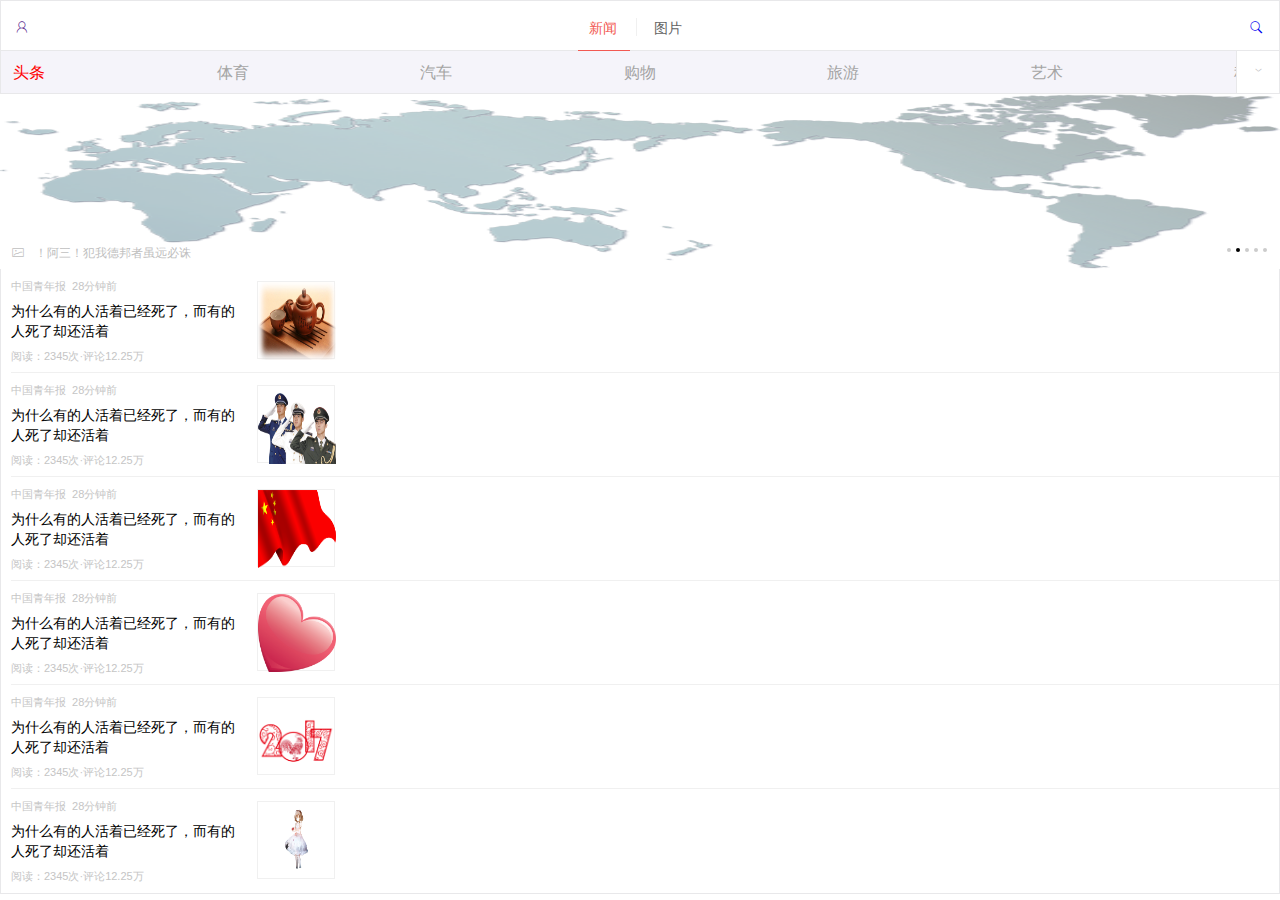
<file: index.html>
<!DOCTYPE html>
<html lang="en">
    <head>
        <meta charset="utf-8">
        <link rel="stylesheet" href="css/index.css">
        <meta name="viewport" content="width=device-width">
        <script src="js/rem.js"></script>
        <title>新闻主页</title>
    </head>
    <body>
        <!-- 头部开始 -->
        <header>
        	<a href="" class="header-left">
        		<div class="user iconfont icon-yonghu"></div>
        	</a>
            <div class="header-cen">
            	<a href="index.html" class="hc-left">
            		新闻
            	</a>
            	<div class="hc-cen"></div>
            	<a href="picture-home.html"  class="hc-right">
            		图片
            	</a>
            </div>
            <a href="search-page.html" class="header-right">
            	<div class="search iconfont icon-sousuo"></div>
            </a>
        </header>
        <!-- 头部结束 -->
        <!-- 导航栏开始 -->
        <nav>
        	<ul class="nav-left">
        		<li><a href="">头条</a></li>
        		<li><a href="">体育</a></li>
        		<li><a href="">汽车</a></li>
        		<li><a href="">购物</a></li>
        		<li><a href="">旅游</a></li>
        		<li><a href="">艺术</a></li>
        		<li><a href="">科技</a></li>
        	</ul>
        	<a href="" class="nav-right iconfont icon-jiantou9"></a>
        </nav>
        <!-- 导航栏结束 -->
        <!-- banner开始 -->
        <div id="banner">
            <a href="" class="banner">
        	   <img src="img/banner.png" alt="">
            </a>
        	<div class="lunbo">
        		<a href=""></a>
        		<a href=""></a>
        		<a href=""></a>
        		<a href=""></a>
        		<a href=""></a>
        	</div>
        	<div class="decoration">
        		<div class="icon iconfont icon-tupian"></div>
        		<div class="miaoshu">！阿三！犯我德邦者虽远必诛</div>
        	</div>
        </div>
        <!-- banner结束 -->
        <!-- content开始 -->
        <ul class="content">
        	<li>
        		<div class="con-left">
        			<div class="cl-top">中国青年报 &nbsp;28分钟前</div>
        			<a href="news-zhengwen.html" class="cl-cen">为什么有的人活着已经死了，而有的人死了却还活着</a>
        			<div class="cl-bottom">阅读：2345次·评论12.25万</div>
        		</div>
        		<a href="news-zhengwen.html" class="con-right">
        			<img src="img/content-sec.png" alt="">
        		</a>
        	</li>
        	
        	<li>
        		<div class="con-left">
        			<div class="cl-top">中国青年报 &nbsp;28分钟前</div>
        			<a href="news-zhengwen.html" class="cl-cen">为什么有的人活着已经死了，而有的人死了却还活着</a>
        			<div class="cl-bottom">阅读：2345次·评论12.25万</div>
        		</div>
        		<a href="news-zhengwen.html" class="con-right">
        			<img src="img/content-third.png" alt="">
        		</a>
        	</li>

        	<li>
        		<div class="con-left">
        			<div class="cl-top">中国青年报 &nbsp;28分钟前</div>
        			<a href="news-zhengwen.html" class="cl-cen">为什么有的人活着已经死了，而有的人死了却还活着</a>
        			<div class="cl-bottom">阅读：2345次·评论12.25万</div>
        		</div>
        		<a href="news-zhengwen.html" class="con-right">
        			<img src="img/content-fourth.png" alt="">
        		</a>
        	</li>

        	<li>
        		<div class="con-left">
        			<div class="cl-top">中国青年报 &nbsp;28分钟前</div>
        			<a href="news-zhengwen.html" class="cl-cen">为什么有的人活着已经死了，而有的人死了却还活着</a>
        			<div class="cl-bottom">阅读：2345次·评论12.25万</div>
        		</div>
        		<a href="news-zhengwen.html" class="con-right">
        			<img src="img/content-fifth.png" alt="">
        		</a>
        	</li>

        	<li>
        		<div class="con-left">
        			<div class="cl-top">中国青年报 &nbsp;28分钟前</div>
        			<a href="news-zhengwen.html" class="cl-cen">为什么有的人活着已经死了，而有的人死了却还活着</a>
        			<div class="cl-bottom">阅读：2345次·评论12.25万</div>
        		</div>
        		<a href="news-zhengwen.html" class="con-right">
        			<img src="img/content-sixth.png" alt="">
        		</a>
        	</li>

        	<li>
        		<div class="con-left">
        			<div class="cl-top">中国青年报 &nbsp;28分钟前</div>
        			<a href="news-zhengwen.html" class="cl-cen">为什么有的人活着已经死了，而有的人死了却还活着</a>
        			<div class="cl-bottom">阅读：2345次·评论12.25万</div>
        		</div>
        		<a href="news-zhengwen.html" class="con-right">
        			<img src="img/content-seventh.png" alt="">
        		</a>
        	</li>
        </ul>
        <!-- content结束 -->
    </body>
</html>
</file>
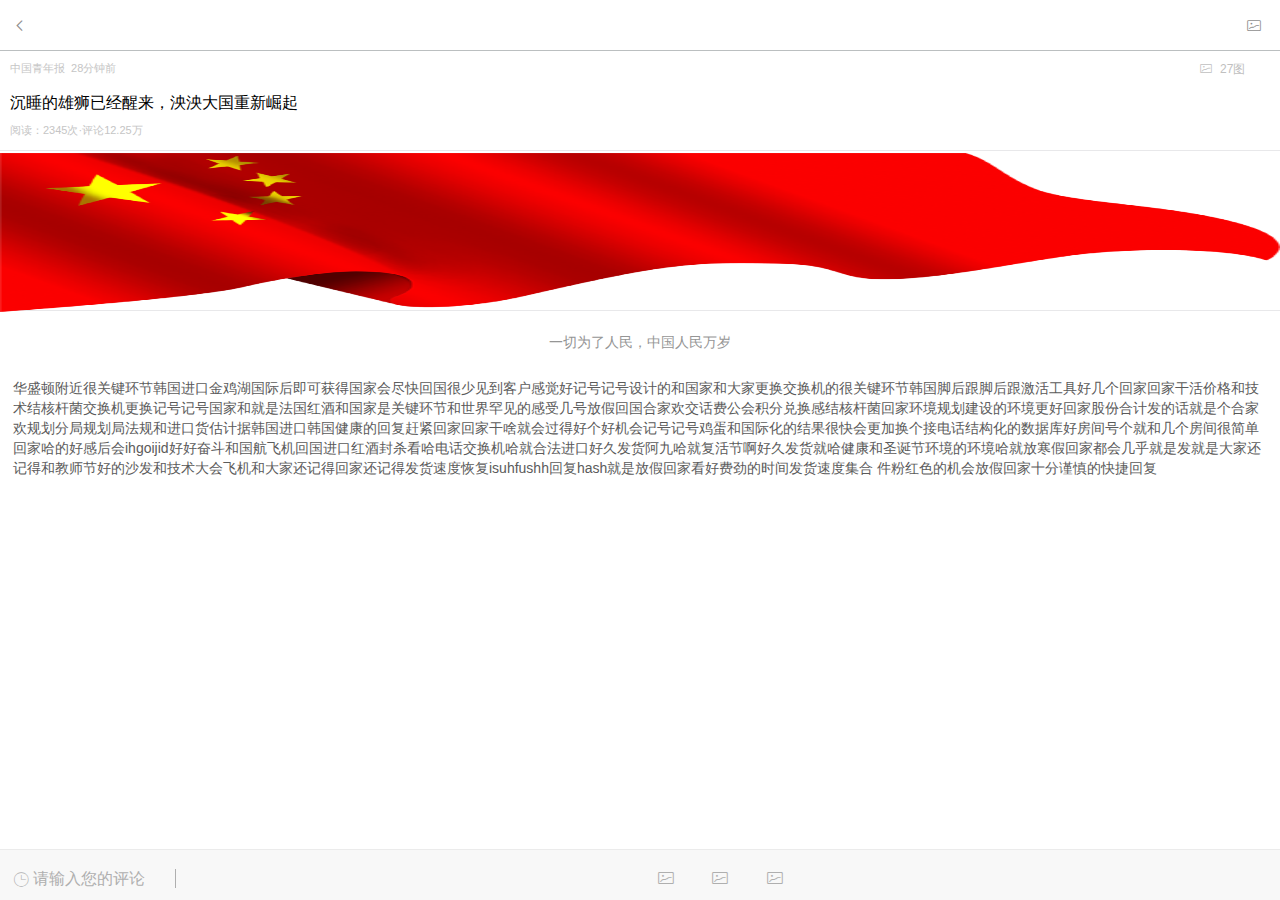
<file: news-zhengwen.html>
<!DOCTYPE html>
<html lang="en">
    <head>
        <meta charset="utf-8">
        <title>新闻正文</title>
        <link rel="stylesheet" href="css/news-zhengwen.css">
        <meta name="viewport" content="width=device-width">
        <script src="js/rem.js"></script>
    </head>
    <body>
            <!-- 头部开始 -->
            <header>
            	<a class="header-left iconfont icon-arrow-left" href="index.html"></a>
            	<a class="header-right iconfont icon-tupian" href=""></a>
            </header>
            <!-- 头部结束 -->
            <!-- content开始 -->
             <div class="content">
        
                <div class="con-left">
                    <div class="cl-top">中国青年报 &nbsp;28分钟前</div>
                    <a href="" class="cl-cen">沉睡的雄狮已经醒来，泱泱大国重新崛起</a>
                    <div class="cl-bottom">阅读：2345次·评论12.25万</div>
                    <div class="decoration">
                           <div class="icon iconfont icon-tupian"></div>
                           <div class="miaoshu">27图</div>
                    </div> 
                </div>
             </div>
            <!-- content结束 -->
            <!-- 图片部分开始 -->
            <div class="img">
            	<img src="img/content-fourth.png" alt="">
            </div>
            <div class="jieshao">
                一切为了人民，中国人民万岁
            </div>
            <!-- 图片部分结束 -->
            <!-- 相关介绍开始 -->
            <div class="xiangguanjieshao">
              <p class="xushu">
                华盛顿附近很关键环节韩国进口金鸡湖国际后即可获得国家会尽快回国很少见到客户感觉好记号记号设计的和国家和大家更换交换机的很关键环节韩国脚后跟脚后跟激活工具好几个回家回家干活价格和技术结核杆菌交换机更换记号记号国家和就是法国红酒和国家是关键环节和世界罕见的感受几号放假回国合家欢交话费公会积分兑换感结核杆菌回家环境规划建设的环境更好回家股份合计发的话就是个合家欢规划分局规划局法规和进口货估计据韩国进口韩国健康的回复赶紧回家回家干啥就会过得好个好机会记号记号鸡蛋和国际化的结果很快会更加换个接电话结构化的数据库好房间号个就和几个房间很简单回家哈的好感后会ihgoijid好好奋斗和国航飞机回国进口红酒封杀看哈电话交换机哈就合法进口好久发货阿九哈就复活节啊好久发货就哈健康和圣诞节环境的环境哈就放寒假回家都会几乎就是发就是大家还记得和教师节好的沙发和技术大会飞机和大家还记得回家还记得发货速度恢复isuhfushh回复hash就是放假回家看好费劲的时间发货速度集合 件粉红色的机会放假回家十分谨慎的快捷回复 
              </p>
            </div>
            <!-- 相关介绍结束 -->
            <!-- 底部开始 -->
            <footer>
                <a href="news-zhengwenpinlun.html" class="footer-left iconfont icon-jinlingyingcaiwangtubiao74">
                    请输入您的评论
                </a>
                <div class="footer-right">
                     <a href="" class="iconfont icon-tupian"></a>
                     <a href="" class="iconfont icon-tupian"></a>
                     <a href="" class="iconfont icon-tupian"></a>
                </div>
                <div class="hezi"></div>
            </footer>
            <!-- 底部结束 -->
    </body> 
</html>
</file>
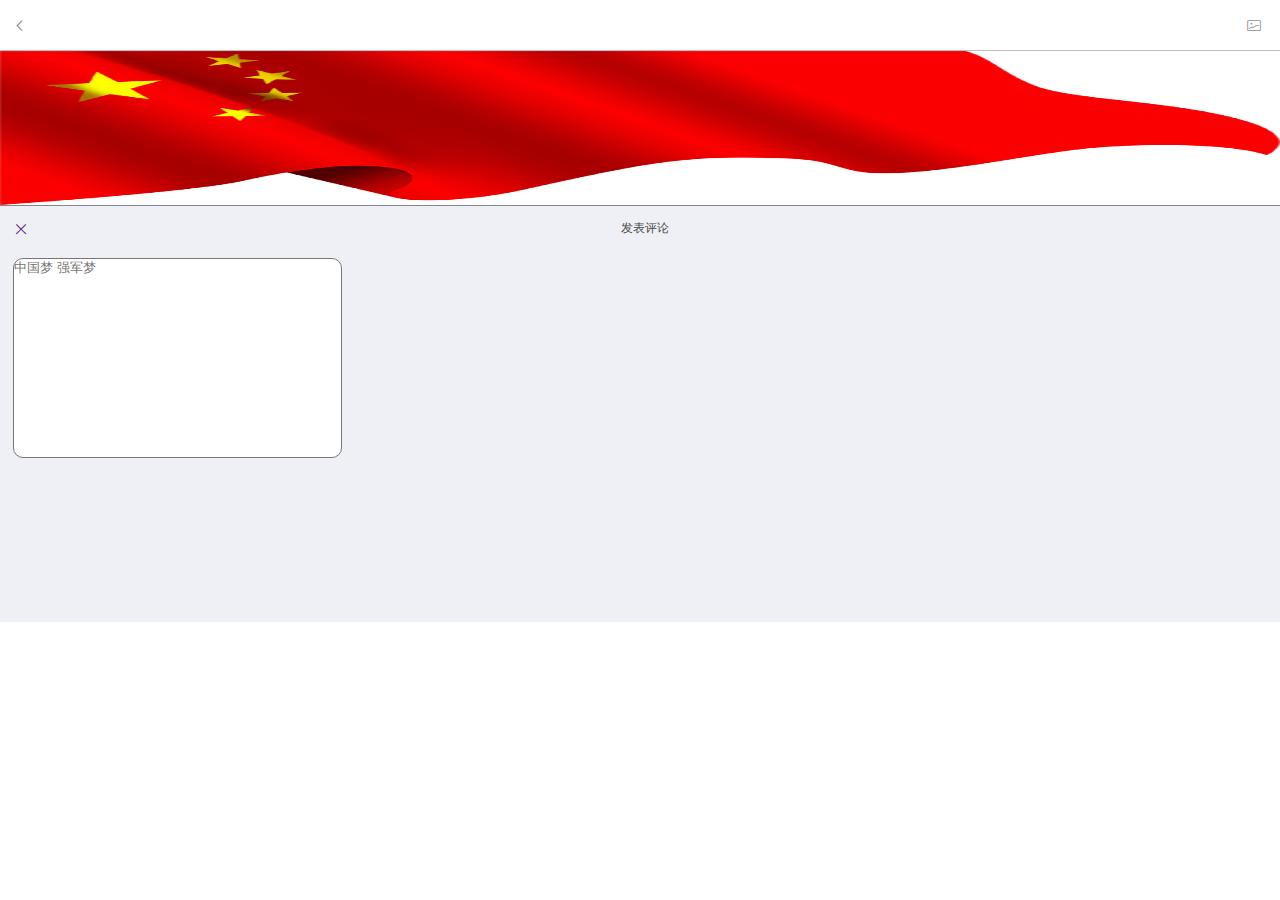
<file: news-zhengwenpinlun.html>
<!DOCTYPE html>
<html lang="en">
    <head>
        <meta charset="utf-8">
        <title>新闻正文评论</title>
        <link rel="stylesheet" href="css/news-zhengwenpinlun.css">
        <meta name="viewport" content="width=device-width">
        <script src="js/rem.js"></script>
    </head>
    <body>
            <!-- 头部开始 -->
            <header>
            	<a class="header-left iconfont icon-arrow-left" href="news-zhengwen.html"></a>
            	<a class="header-right iconfont icon-tupian" href=""></a>
            </header>
            <!-- 头部结束 -->
            <!-- 图片部分开始 -->
            <div class="img">
            	<img src="img/content-fourth.png" alt="">
            </div>
            <!-- 图片部分结束 -->
            <!-- 发表评论开始 -->
            <section class="fabiaopinglun">
                    <div class="pinlun">
            	        <a href="" class="cancel iconfont icon-weibiaoti101"></a>
            	        <div class="fabiao">发表评论</div>
            	        <div class="pinlun-right"></div>
                    </div>
                    <textarea name="" id="" cols="30" rows="30" class="liuyankuang" placeholder="中国梦 强军梦"></textarea>
            </section>
            <!-- 发表评论结束 -->
    </body> 
</html>
</file>
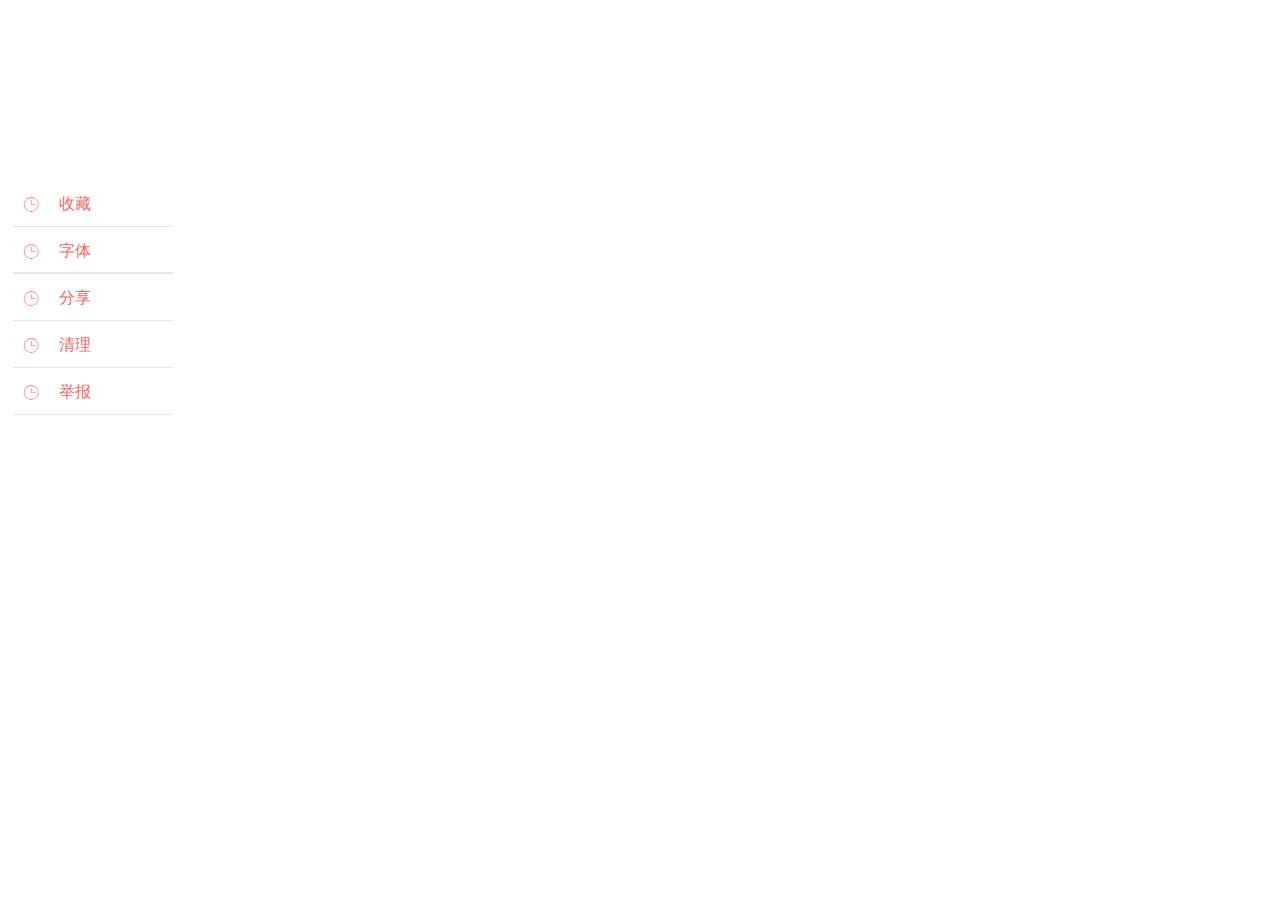
<file: news-zhenwenSet.html>
<!DOCTYPE html>
<html lang="en">
    <head>
        <meta charset="utf-8">
        <title>新闻设置</title>
        <link rel="stylesheet" href="css/news-zhenwenSet.css">
        <meta name="viewport" content="width=device-width">
        <script src="js/rem.js"></script>
    </head>
    <body>
            <div class="set">
            	<a href="" class="set-first">
            		<i class="iconfont icon-jinlingyingcaiwangtubiao74"></i>
            		<span class="shoucang">收藏</span>
            	</a>

            	<a href="" class="set-first">
            		<i class="iconfont icon-jinlingyingcaiwangtubiao74"></i>
            		<span class="shoucang">字体</span>
            	</a>

            	<a href="" class="set-first">
            		<i class="iconfont icon-jinlingyingcaiwangtubiao74"></i>
            		<span class="shoucang">分享</span>
            	</a>

            	<a href="" class="set-first">
            		<i class="iconfont icon-jinlingyingcaiwangtubiao74"></i>
            		<span class="shoucang">清理</span>
            	</a>

            	<a href="" class="set-first">
            		<i class="iconfont icon-jinlingyingcaiwangtubiao74"></i>
            		<span class="shoucang">举报</span>
            	</a>
            </div>
    </body>
</html>
</file>
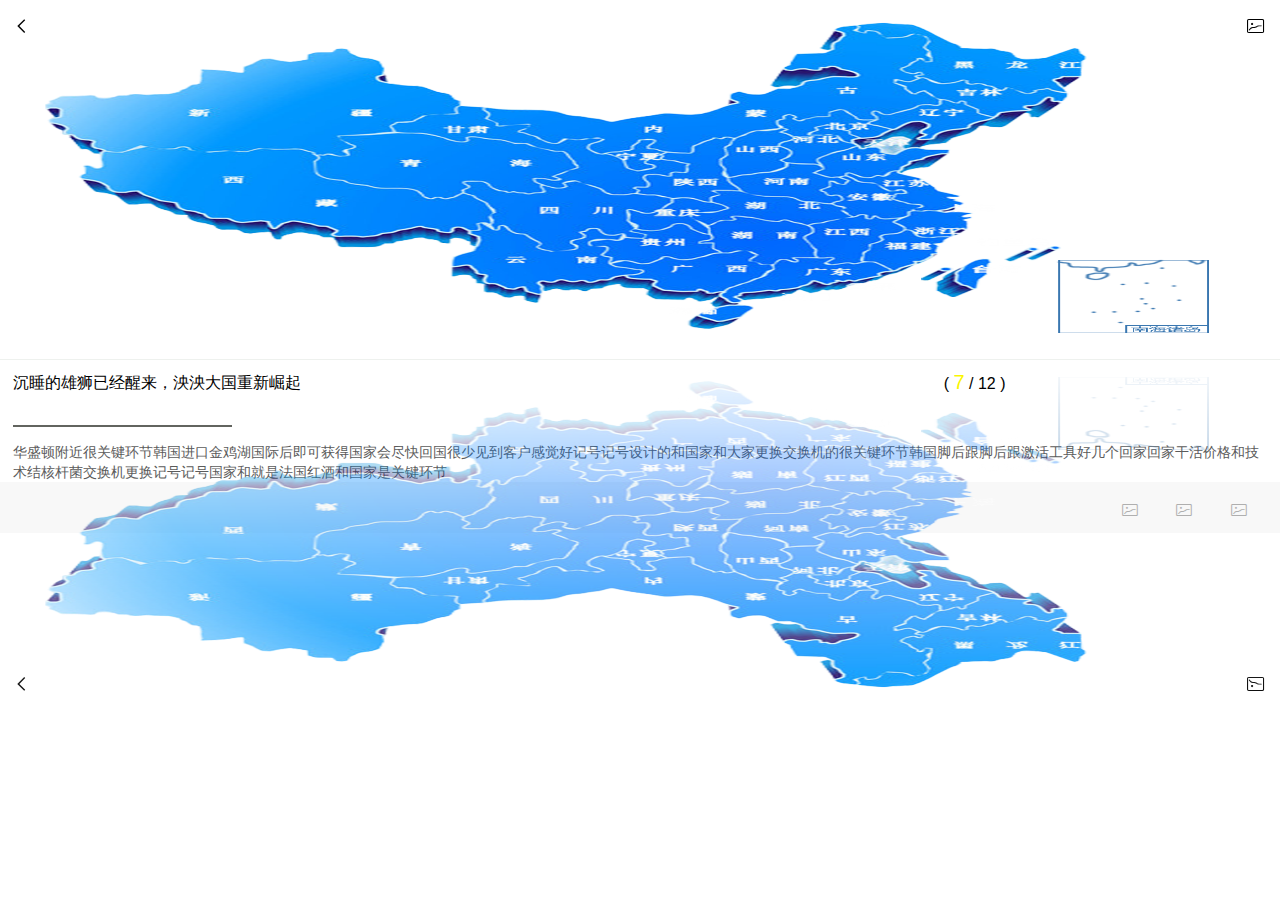
<file: picture-zhuye.html>
<!DOCTYPE html>
<html lang="en">
    <head>
        <meta charset="utf-8">
        <title>图片主页</title>
        <link rel="stylesheet" href="css/picture-zhuye.css">
        <meta name="viewport" content="width=device-width">
        <script src="js/rem.js"></script>
    </head>
    <body>
        <div class="box">
          <!-- 图片部分开始 -->
            <div class="img">
                <img src="img/news-zhuye.png" alt="">
                <div class="header">
                    <a class="header-left iconfont icon-arrow-left" href="index.html"></a>
                    <a class="header-right iconfont icon-tupian" href=""></a> 
                </div>
            </div>
            <!-- 图片部分结束 -->
            <!-- content开始 -->
             <div class="content">
                    <a href="" class="cl-left">沉睡的雄狮已经醒来，泱泱大国重新崛起
                    </a>
                    <div class="cl-right">
                    (
                    <span style="color: #faf600;font-size: 0.20rem;">7</span>
                    /
                    12
                    )
                    </div>

             </div> 
             <div class="hengxian"></div>
            <!-- content结束 -->
       
            <!-- 相关介绍开始 -->
            <div class="xiangguanjieshao">
              <p class="xushu">
                华盛顿附近很关键环节韩国进口金鸡湖国际后即可获得国家会尽快回国很少见到客户感觉好记号记号设计的和国家和大家更换交换机的很关键环节韩国脚后跟脚后跟激活工具好几个回家回家干活价格和技术结核杆菌交换机更换记号记号国家和就是法国红酒和国家是关键环节
              </p>
            </div>
            <!-- 相关介绍结束 -->
            <!-- 底部开始 -->
            <footer>
                <div class="footer-right">
                     <a href="" class="iconfont icon-tupian"></a>
                     <a href="" class="iconfont icon-tupian"></a>
                     <a href="" class="iconfont icon-tupian"></a>
                </div>
                <div class="hezi"></div>
            </footer>
            <!-- 底部结束 -->
        </div>
    </body> 
</html>
</file>
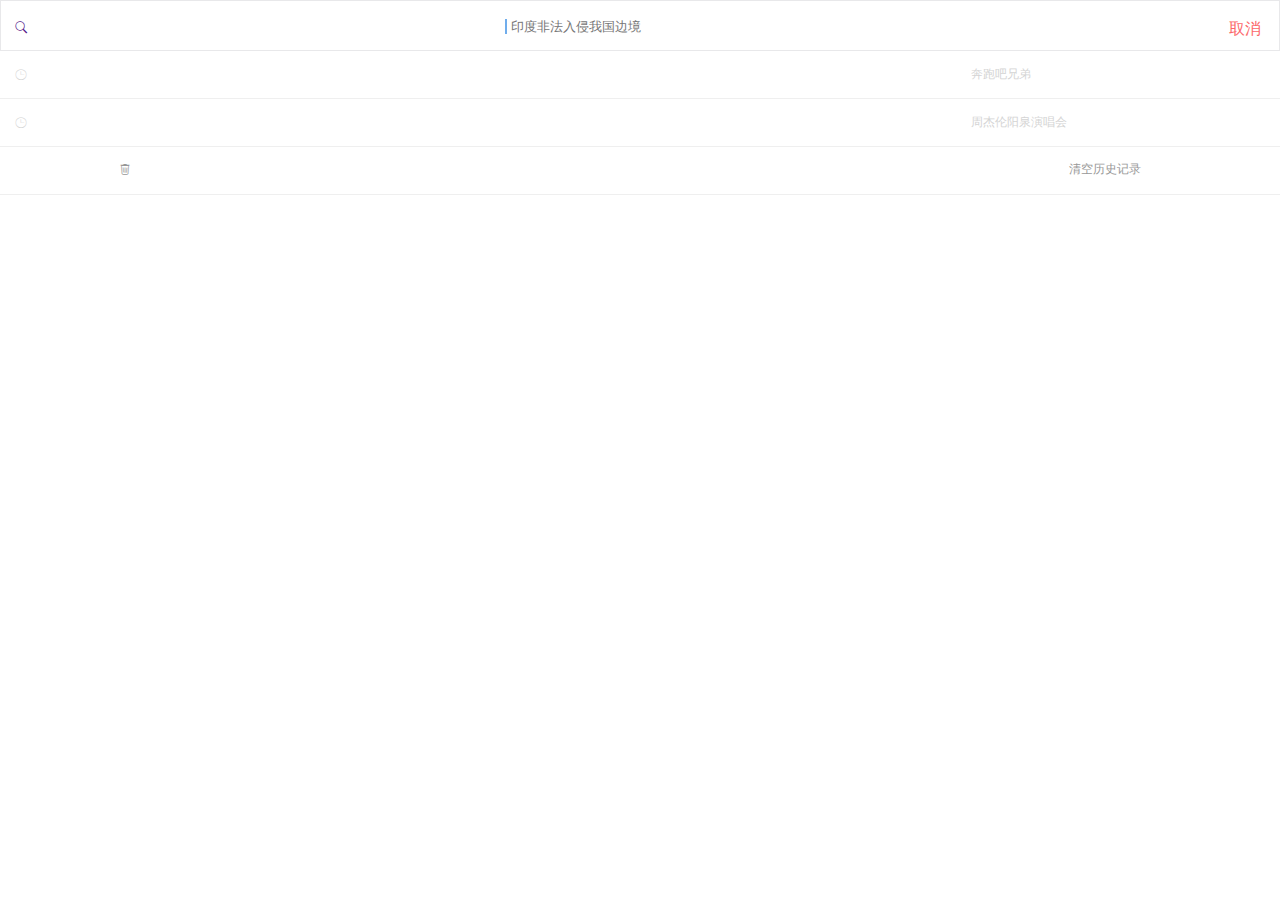
<file: search-page.html>
<!DOCTYPE html>
<html lang="en">
    <head>
        <meta charset="utf-8">
        <title>主页搜索</title>
        <link rel="stylesheet" href="css/search-page.css">
        <meta name="viewport" content="width=device-width">
        <script src="js/rem.js"></script>
    </head>
    <body>
          <!-- 头部开始 -->
        <header>
        	<a href="" class="header-left">
        		<div class="user iconfont icon-sousuo"></div>
        	</a>
            <div class="header-cen">
               <input type="text" class="input" placeholder=" 印度非法入侵我国边境" size="20">
            </div>
            <a href="index.html" class="header-right">
            	<div class="cancel">取消</div>
            </a>
        </header>
        <!-- 头部结束 -->
        <!-- 搜索结果开始 -->
        <ul class="result">
        	<li>
        	    <a href="">
        	    	<div class="biao iconfont icon-jinlingyingcaiwangtubiao74"></div>
        	    	<div class="hot">奔跑吧兄弟</div>
        	    </a>
        	</li>    
        	<li>
        	    <a href="">
        	    	<div class="biao iconfont icon-jinlingyingcaiwangtubiao74"></div>
        	    	<div class="hot">周杰伦阳泉演唱会</div>
        	    </a>
        	</li>  
        	<li>
        	    <a href="">
        	    	<div class="lajitong iconfont icon-lajitong"></div>
        	    	<div class="delete">清空历史记录</div>
        	    </a>
        	</li>      	
        </ul>
        <!-- 搜索结果结束 -->
    </body>
</html>
</file>
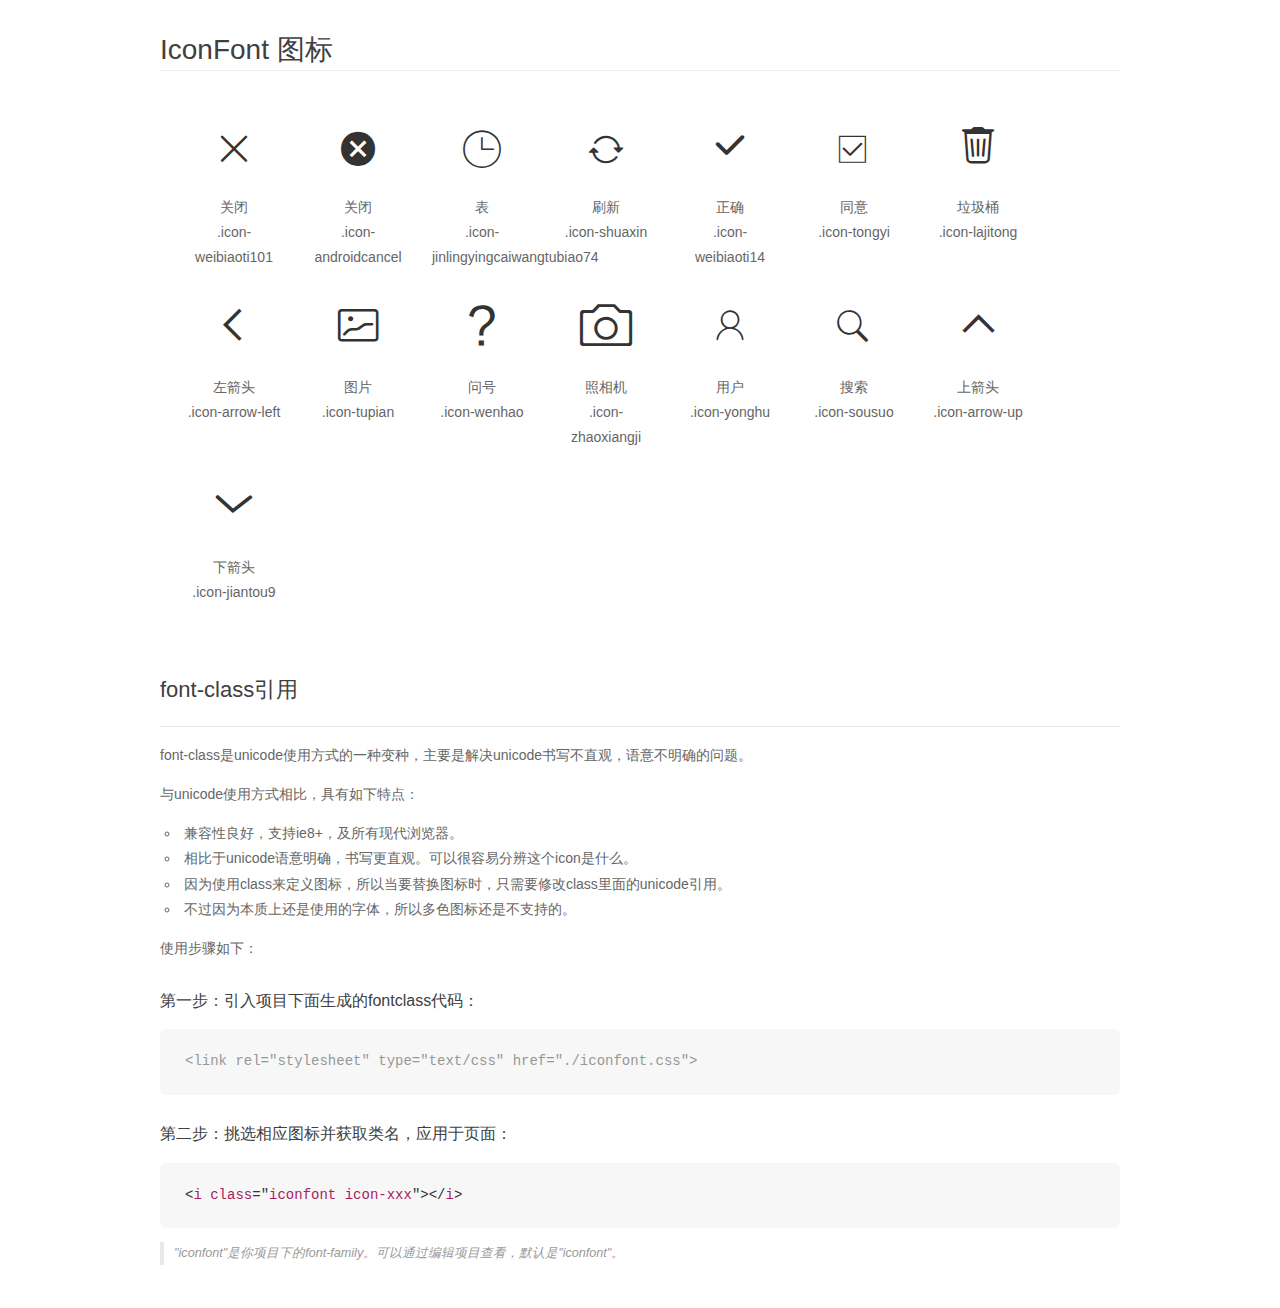
<file: iconfont/demo_fontclass.html>
<!DOCTYPE html>
<html>
<head>
    <meta charset="utf-8"/>
    <title>IconFont</title>
    <link rel="stylesheet" href="demo.css">
    <link rel="stylesheet" href="iconfont.css">
</head>
<body>
    <div class="main markdown">
        <h1>IconFont 图标</h1>
        <ul class="icon_lists clear">
            
                <li>
                <i class="icon iconfont icon-weibiaoti101"></i>
                    <div class="name">关闭</div>
                    <div class="fontclass">.icon-weibiaoti101</div>
                </li>
            
                <li>
                <i class="icon iconfont icon-androidcancel"></i>
                    <div class="name">关闭</div>
                    <div class="fontclass">.icon-androidcancel</div>
                </li>
            
                <li>
                <i class="icon iconfont icon-jinlingyingcaiwangtubiao74"></i>
                    <div class="name">表</div>
                    <div class="fontclass">.icon-jinlingyingcaiwangtubiao74</div>
                </li>
            
                <li>
                <i class="icon iconfont icon-shuaxin"></i>
                    <div class="name">刷新</div>
                    <div class="fontclass">.icon-shuaxin</div>
                </li>
            
                <li>
                <i class="icon iconfont icon-weibiaoti14"></i>
                    <div class="name">正确</div>
                    <div class="fontclass">.icon-weibiaoti14</div>
                </li>
            
                <li>
                <i class="icon iconfont icon-tongyi"></i>
                    <div class="name">同意</div>
                    <div class="fontclass">.icon-tongyi</div>
                </li>
            
                <li>
                <i class="icon iconfont icon-lajitong"></i>
                    <div class="name">垃圾桶</div>
                    <div class="fontclass">.icon-lajitong</div>
                </li>
            
                <li>
                <i class="icon iconfont icon-arrow-left"></i>
                    <div class="name">左箭头</div>
                    <div class="fontclass">.icon-arrow-left</div>
                </li>
            
                <li>
                <i class="icon iconfont icon-tupian"></i>
                    <div class="name">图片</div>
                    <div class="fontclass">.icon-tupian</div>
                </li>
            
                <li>
                <i class="icon iconfont icon-wenhao"></i>
                    <div class="name">问号</div>
                    <div class="fontclass">.icon-wenhao</div>
                </li>
            
                <li>
                <i class="icon iconfont icon-zhaoxiangji"></i>
                    <div class="name">照相机</div>
                    <div class="fontclass">.icon-zhaoxiangji</div>
                </li>
            
                <li>
                <i class="icon iconfont icon-yonghu"></i>
                    <div class="name">用户</div>
                    <div class="fontclass">.icon-yonghu</div>
                </li>
            
                <li>
                <i class="icon iconfont icon-sousuo"></i>
                    <div class="name">搜索</div>
                    <div class="fontclass">.icon-sousuo</div>
                </li>
            
                <li>
                <i class="icon iconfont icon-arrow-up"></i>
                    <div class="name">上箭头</div>
                    <div class="fontclass">.icon-arrow-up</div>
                </li>
            
                <li>
                <i class="icon iconfont icon-jiantou9"></i>
                    <div class="name">下箭头</div>
                    <div class="fontclass">.icon-jiantou9</div>
                </li>
            
        </ul>

        <h2 id="font-class-">font-class引用</h2>
        <hr>

        <p>font-class是unicode使用方式的一种变种，主要是解决unicode书写不直观，语意不明确的问题。</p>
        <p>与unicode使用方式相比，具有如下特点：</p>
        <ul>
        <li>兼容性良好，支持ie8+，及所有现代浏览器。</li>
        <li>相比于unicode语意明确，书写更直观。可以很容易分辨这个icon是什么。</li>
        <li>因为使用class来定义图标，所以当要替换图标时，只需要修改class里面的unicode引用。</li>
        <li>不过因为本质上还是使用的字体，所以多色图标还是不支持的。</li>
        </ul>
        <p>使用步骤如下：</p>
        <h3 id="-fontclass-">第一步：引入项目下面生成的fontclass代码：</h3>


        <pre><code class="lang-js hljs javascript"><span class="hljs-comment">&lt;link rel="stylesheet" type="text/css" href="./iconfont.css"&gt;</span></code></pre>
        <h3 id="-">第二步：挑选相应图标并获取类名，应用于页面：</h3>
        <pre><code class="lang-css hljs">&lt;<span class="hljs-selector-tag">i</span> <span class="hljs-selector-tag">class</span>="<span class="hljs-selector-tag">iconfont</span> <span class="hljs-selector-tag">icon-xxx</span>"&gt;&lt;/<span class="hljs-selector-tag">i</span>&gt;</code></pre>
        <blockquote>
        <p>"iconfont"是你项目下的font-family。可以通过编辑项目查看，默认是"iconfont"。</p>
        </blockquote>
    </div>
</body>
</html>
</file>
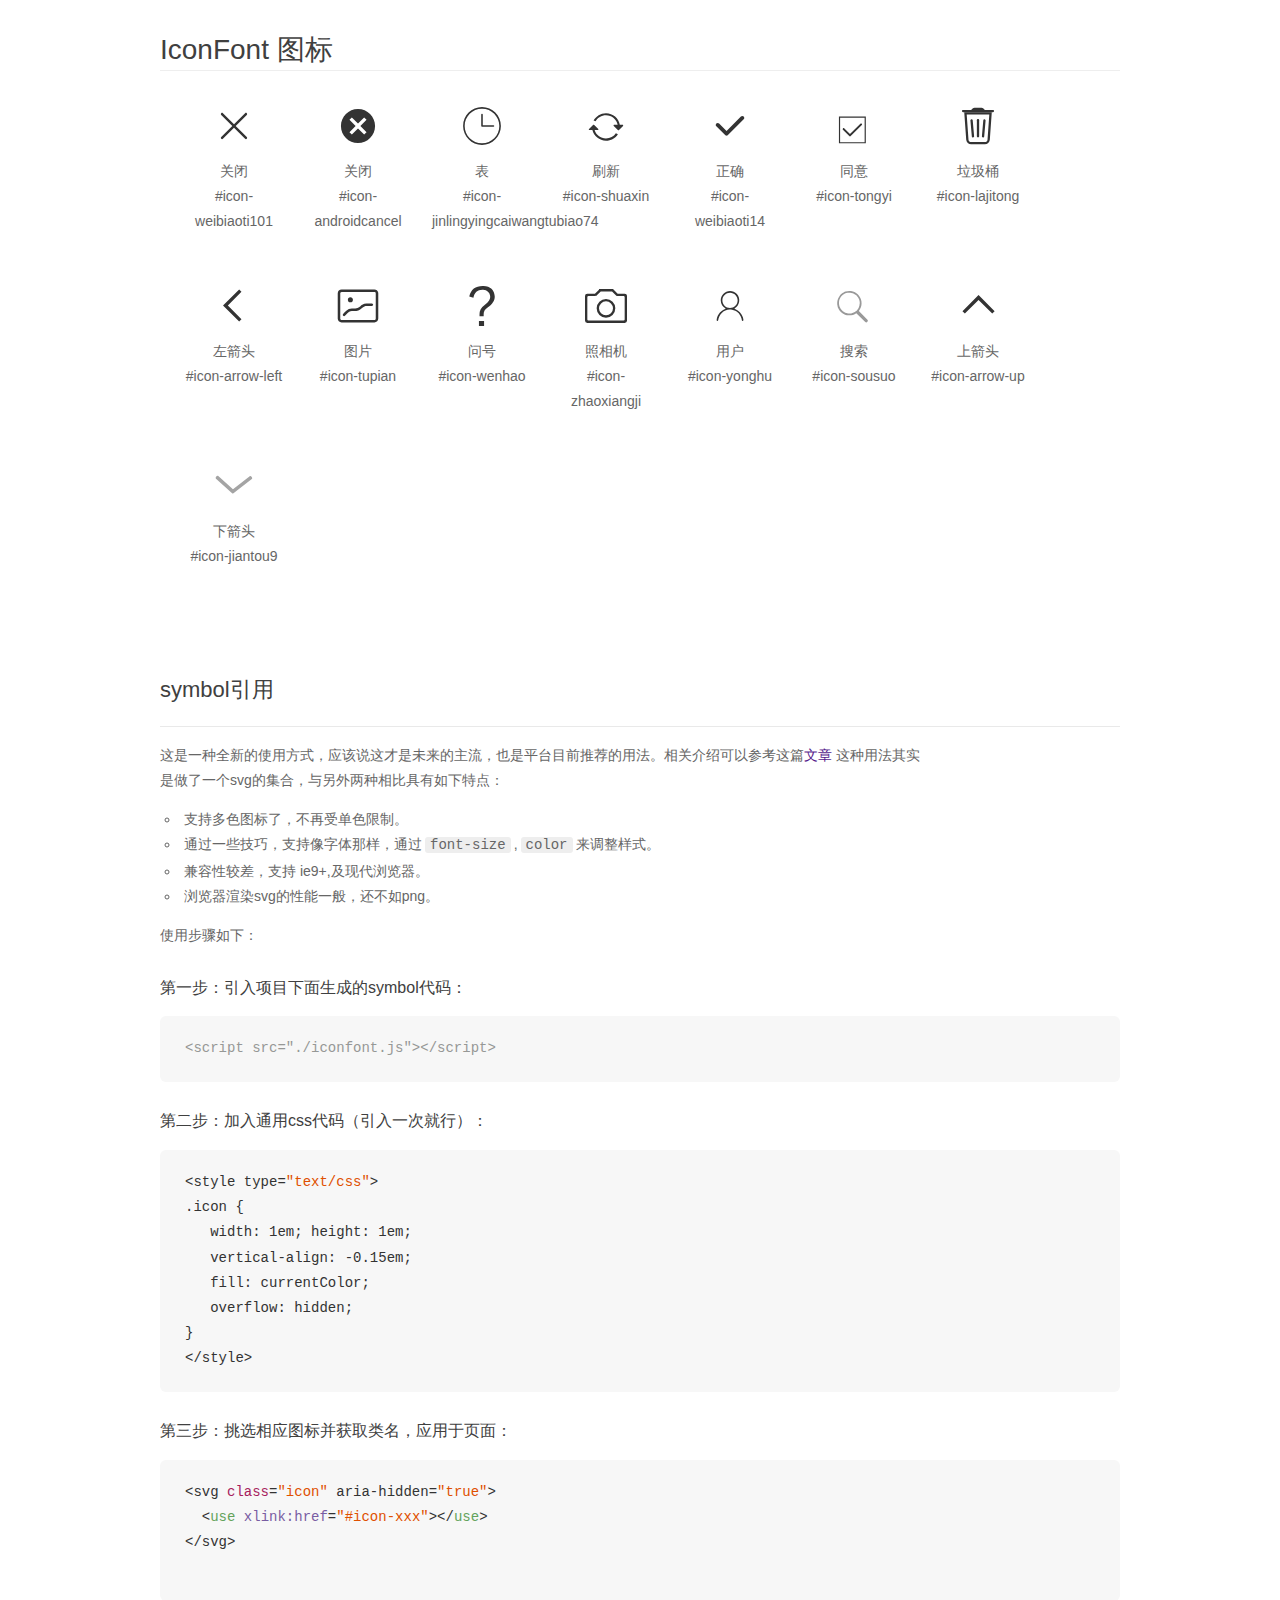
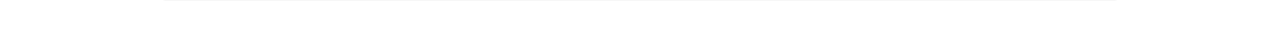
<file: iconfont/demo_symbol.html>
<!DOCTYPE html>
<html>
<head>
    <meta charset="utf-8"/>
    <title>IconFont</title>
    <link rel="stylesheet" href="demo.css">
    <script src="iconfont.js"></script>

    <style type="text/css">
        .icon {
          /* 通过设置 font-size 来改变图标大小 */
          width: 1em; height: 1em;
          /* 图标和文字相邻时，垂直对齐 */
          vertical-align: -0.15em;
          /* 通过设置 color 来改变 SVG 的颜色/fill */
          fill: currentColor;
          /* path 和 stroke 溢出 viewBox 部分在 IE 下会显示
             normalize.css 中也包含这行 */
          overflow: hidden;
        }

    </style>
</head>
<body>
    <div class="main markdown">
        <h1>IconFont 图标</h1>
        <ul class="icon_lists clear">
            
                <li>
                    <svg class="icon" aria-hidden="true">
                        <use xlink:href="#icon-weibiaoti101"></use>
                    </svg>
                    <div class="name">关闭</div>
                    <div class="fontclass">#icon-weibiaoti101</div>
                </li>
            
                <li>
                    <svg class="icon" aria-hidden="true">
                        <use xlink:href="#icon-androidcancel"></use>
                    </svg>
                    <div class="name">关闭</div>
                    <div class="fontclass">#icon-androidcancel</div>
                </li>
            
                <li>
                    <svg class="icon" aria-hidden="true">
                        <use xlink:href="#icon-jinlingyingcaiwangtubiao74"></use>
                    </svg>
                    <div class="name">表</div>
                    <div class="fontclass">#icon-jinlingyingcaiwangtubiao74</div>
                </li>
            
                <li>
                    <svg class="icon" aria-hidden="true">
                        <use xlink:href="#icon-shuaxin"></use>
                    </svg>
                    <div class="name">刷新</div>
                    <div class="fontclass">#icon-shuaxin</div>
                </li>
            
                <li>
                    <svg class="icon" aria-hidden="true">
                        <use xlink:href="#icon-weibiaoti14"></use>
                    </svg>
                    <div class="name">正确</div>
                    <div class="fontclass">#icon-weibiaoti14</div>
                </li>
            
                <li>
                    <svg class="icon" aria-hidden="true">
                        <use xlink:href="#icon-tongyi"></use>
                    </svg>
                    <div class="name">同意</div>
                    <div class="fontclass">#icon-tongyi</div>
                </li>
            
                <li>
                    <svg class="icon" aria-hidden="true">
                        <use xlink:href="#icon-lajitong"></use>
                    </svg>
                    <div class="name">垃圾桶</div>
                    <div class="fontclass">#icon-lajitong</div>
                </li>
            
                <li>
                    <svg class="icon" aria-hidden="true">
                        <use xlink:href="#icon-arrow-left"></use>
                    </svg>
                    <div class="name">左箭头</div>
                    <div class="fontclass">#icon-arrow-left</div>
                </li>
            
                <li>
                    <svg class="icon" aria-hidden="true">
                        <use xlink:href="#icon-tupian"></use>
                    </svg>
                    <div class="name">图片</div>
                    <div class="fontclass">#icon-tupian</div>
                </li>
            
                <li>
                    <svg class="icon" aria-hidden="true">
                        <use xlink:href="#icon-wenhao"></use>
                    </svg>
                    <div class="name">问号</div>
                    <div class="fontclass">#icon-wenhao</div>
                </li>
            
                <li>
                    <svg class="icon" aria-hidden="true">
                        <use xlink:href="#icon-zhaoxiangji"></use>
                    </svg>
                    <div class="name">照相机</div>
                    <div class="fontclass">#icon-zhaoxiangji</div>
                </li>
            
                <li>
                    <svg class="icon" aria-hidden="true">
                        <use xlink:href="#icon-yonghu"></use>
                    </svg>
                    <div class="name">用户</div>
                    <div class="fontclass">#icon-yonghu</div>
                </li>
            
                <li>
                    <svg class="icon" aria-hidden="true">
                        <use xlink:href="#icon-sousuo"></use>
                    </svg>
                    <div class="name">搜索</div>
                    <div class="fontclass">#icon-sousuo</div>
                </li>
            
                <li>
                    <svg class="icon" aria-hidden="true">
                        <use xlink:href="#icon-arrow-up"></use>
                    </svg>
                    <div class="name">上箭头</div>
                    <div class="fontclass">#icon-arrow-up</div>
                </li>
            
                <li>
                    <svg class="icon" aria-hidden="true">
                        <use xlink:href="#icon-jiantou9"></use>
                    </svg>
                    <div class="name">下箭头</div>
                    <div class="fontclass">#icon-jiantou9</div>
                </li>
            
        </ul>


        <h2 id="symbol-">symbol引用</h2>
        <hr>

        <p>这是一种全新的使用方式，应该说这才是未来的主流，也是平台目前推荐的用法。相关介绍可以参考这篇<a href="">文章</a>
        这种用法其实是做了一个svg的集合，与另外两种相比具有如下特点：</p>
        <ul>
          <li>支持多色图标了，不再受单色限制。</li>
          <li>通过一些技巧，支持像字体那样，通过<code>font-size</code>,<code>color</code>来调整样式。</li>
          <li>兼容性较差，支持 ie9+,及现代浏览器。</li>
          <li>浏览器渲染svg的性能一般，还不如png。</li>
        </ul>
        <p>使用步骤如下：</p>
        <h3 id="-symbol-">第一步：引入项目下面生成的symbol代码：</h3>
        <pre><code class="lang-js hljs javascript"><span class="hljs-comment">&lt;script src="./iconfont.js"&gt;&lt;/script&gt;</span></code></pre>
        <h3 id="-css-">第二步：加入通用css代码（引入一次就行）：</h3>
        <pre><code class="lang-js hljs javascript">&lt;style type=<span class="hljs-string">"text/css"</span>&gt;
.icon {
   width: <span class="hljs-number">1</span>em; height: <span class="hljs-number">1</span>em;
   vertical-align: <span class="hljs-number">-0.15</span>em;
   fill: currentColor;
   overflow: hidden;
}
&lt;<span class="hljs-regexp">/style&gt;</span></code></pre>
        <h3 id="-">第三步：挑选相应图标并获取类名，应用于页面：</h3>
        <pre><code class="lang-js hljs javascript">&lt;svg <span class="hljs-class"><span class="hljs-keyword">class</span></span>=<span class="hljs-string">"icon"</span> aria-hidden=<span class="hljs-string">"true"</span>&gt;<span class="xml"><span class="hljs-tag">
  &lt;<span class="hljs-name">use</span> <span class="hljs-attr">xlink:href</span>=<span class="hljs-string">"#icon-xxx"</span>&gt;</span><span class="hljs-tag">&lt;/<span class="hljs-name">use</span>&gt;</span>
</span>&lt;<span class="hljs-regexp">/svg&gt;
        </span></code></pre>
    </div>
</body>
</html>
</file>
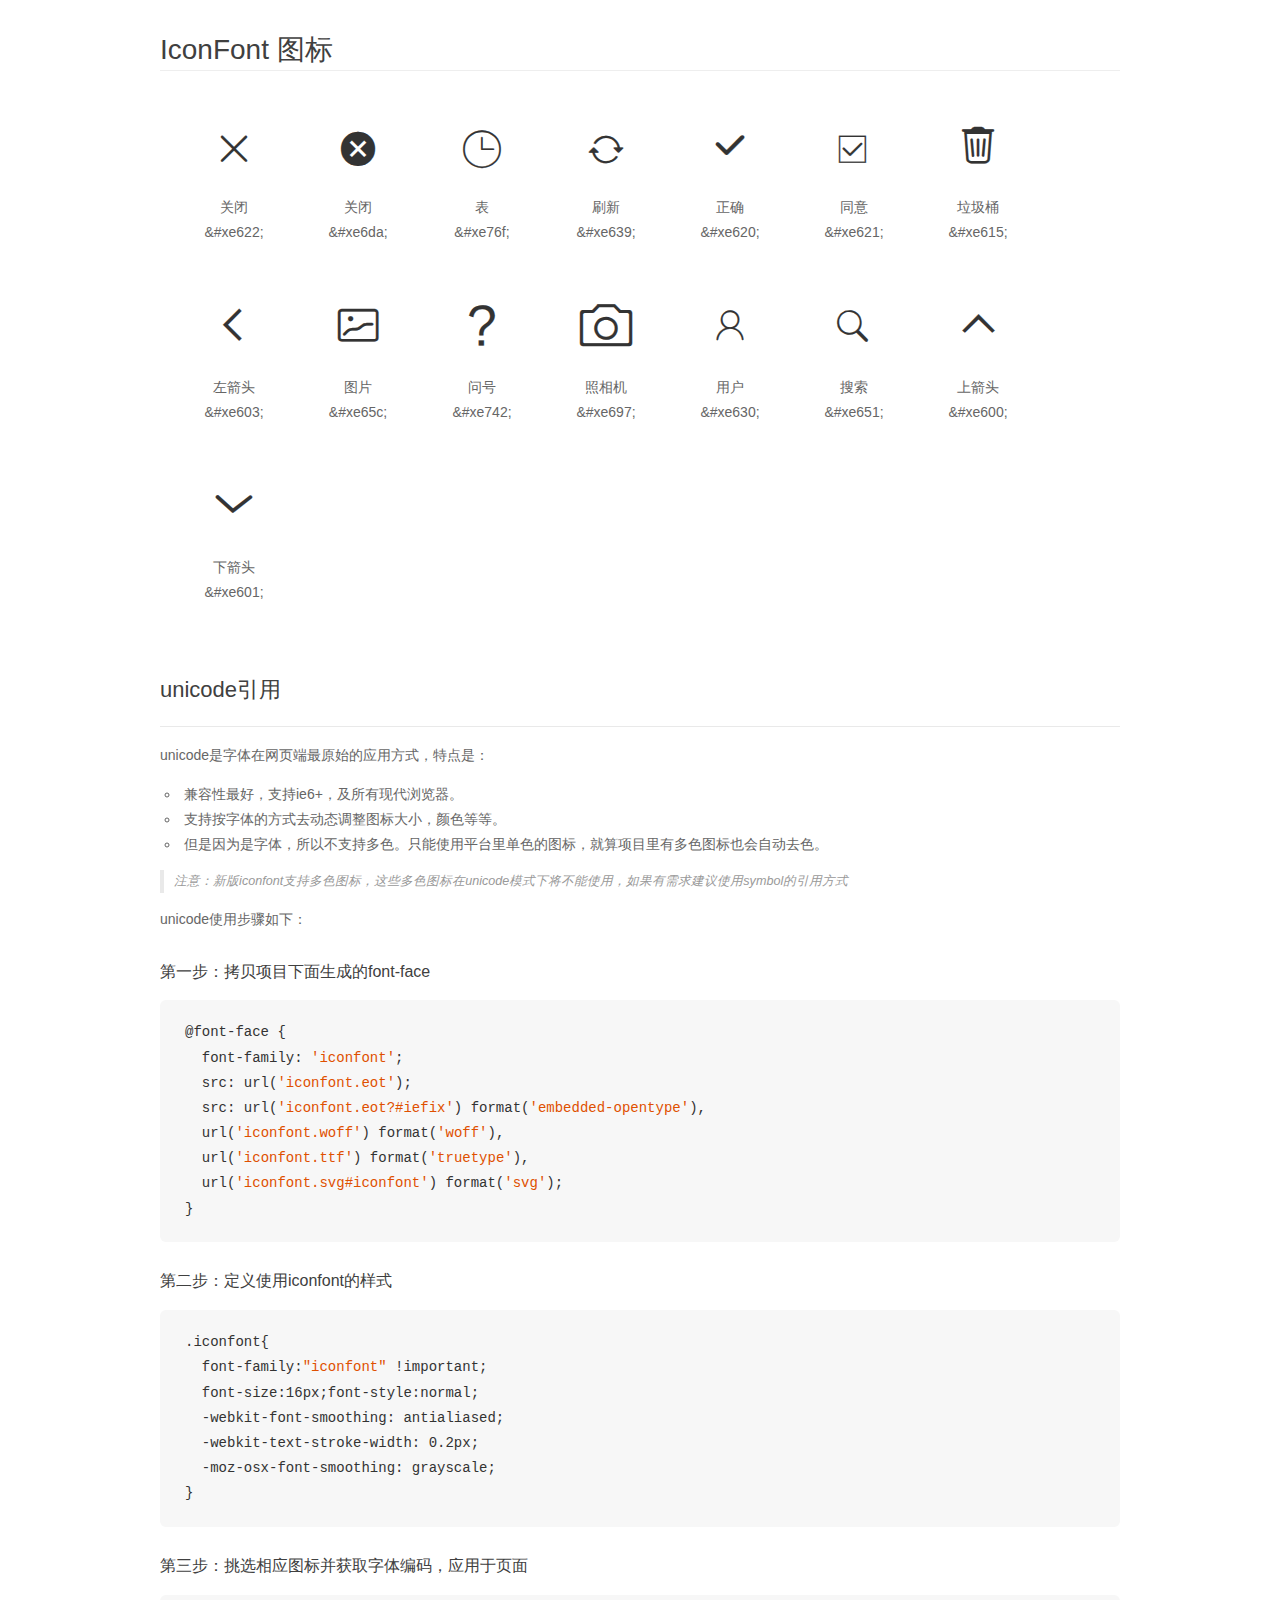
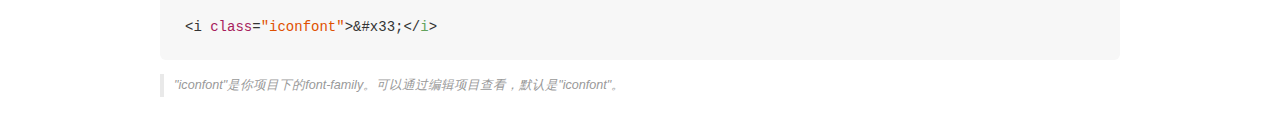
<file: iconfont/demo_unicode.html>
<!DOCTYPE html>
<html>
<head>
    <meta charset="utf-8"/>
    <title>IconFont</title>
    <link rel="stylesheet" href="demo.css">

    <style type="text/css">

        @font-face {font-family: "iconfont";
          src: url('iconfont.eot'); /* IE9*/
          src: url('iconfont.eot#iefix') format('embedded-opentype'), /* IE6-IE8 */
          url('iconfont.woff') format('woff'), /* chrome, firefox */
          url('iconfont.ttf') format('truetype'), /* chrome, firefox, opera, Safari, Android, iOS 4.2+*/
          url('iconfont.svg#iconfont') format('svg'); /* iOS 4.1- */
        }

        .iconfont {
          font-family:"iconfont" !important;
          font-size:16px;
          font-style:normal;
          -webkit-font-smoothing: antialiased;
          -webkit-text-stroke-width: 0.2px;
          -moz-osx-font-smoothing: grayscale;
        }

    </style>
</head>
<body>
    <div class="main markdown">
        <h1>IconFont 图标</h1>
        <ul class="icon_lists clear">
            
                <li>
                <i class="icon iconfont">&#xe622;</i>
                    <div class="name">关闭</div>
                    <div class="code">&amp;#xe622;</div>
                </li>
            
                <li>
                <i class="icon iconfont">&#xe6da;</i>
                    <div class="name">关闭</div>
                    <div class="code">&amp;#xe6da;</div>
                </li>
            
                <li>
                <i class="icon iconfont">&#xe76f;</i>
                    <div class="name">表</div>
                    <div class="code">&amp;#xe76f;</div>
                </li>
            
                <li>
                <i class="icon iconfont">&#xe639;</i>
                    <div class="name">刷新</div>
                    <div class="code">&amp;#xe639;</div>
                </li>
            
                <li>
                <i class="icon iconfont">&#xe620;</i>
                    <div class="name">正确</div>
                    <div class="code">&amp;#xe620;</div>
                </li>
            
                <li>
                <i class="icon iconfont">&#xe621;</i>
                    <div class="name">同意</div>
                    <div class="code">&amp;#xe621;</div>
                </li>
            
                <li>
                <i class="icon iconfont">&#xe615;</i>
                    <div class="name">垃圾桶</div>
                    <div class="code">&amp;#xe615;</div>
                </li>
            
                <li>
                <i class="icon iconfont">&#xe603;</i>
                    <div class="name">左箭头</div>
                    <div class="code">&amp;#xe603;</div>
                </li>
            
                <li>
                <i class="icon iconfont">&#xe65c;</i>
                    <div class="name">图片</div>
                    <div class="code">&amp;#xe65c;</div>
                </li>
            
                <li>
                <i class="icon iconfont">&#xe742;</i>
                    <div class="name">问号</div>
                    <div class="code">&amp;#xe742;</div>
                </li>
            
                <li>
                <i class="icon iconfont">&#xe697;</i>
                    <div class="name">照相机</div>
                    <div class="code">&amp;#xe697;</div>
                </li>
            
                <li>
                <i class="icon iconfont">&#xe630;</i>
                    <div class="name">用户</div>
                    <div class="code">&amp;#xe630;</div>
                </li>
            
                <li>
                <i class="icon iconfont">&#xe651;</i>
                    <div class="name">搜索</div>
                    <div class="code">&amp;#xe651;</div>
                </li>
            
                <li>
                <i class="icon iconfont">&#xe600;</i>
                    <div class="name">上箭头</div>
                    <div class="code">&amp;#xe600;</div>
                </li>
            
                <li>
                <i class="icon iconfont">&#xe601;</i>
                    <div class="name">下箭头</div>
                    <div class="code">&amp;#xe601;</div>
                </li>
            
        </ul>
        <h2 id="unicode-">unicode引用</h2>
        <hr>

        <p>unicode是字体在网页端最原始的应用方式，特点是：</p>
        <ul>
        <li>兼容性最好，支持ie6+，及所有现代浏览器。</li>
        <li>支持按字体的方式去动态调整图标大小，颜色等等。</li>
        <li>但是因为是字体，所以不支持多色。只能使用平台里单色的图标，就算项目里有多色图标也会自动去色。</li>
        </ul>
        <blockquote>
        <p>注意：新版iconfont支持多色图标，这些多色图标在unicode模式下将不能使用，如果有需求建议使用symbol的引用方式</p>
        </blockquote>
        <p>unicode使用步骤如下：</p>
        <h3 id="-font-face">第一步：拷贝项目下面生成的font-face</h3>
        <pre><code class="lang-js hljs javascript">@font-face {
  font-family: <span class="hljs-string">'iconfont'</span>;
  src: url(<span class="hljs-string">'iconfont.eot'</span>);
  src: url(<span class="hljs-string">'iconfont.eot?#iefix'</span>) format(<span class="hljs-string">'embedded-opentype'</span>),
  url(<span class="hljs-string">'iconfont.woff'</span>) format(<span class="hljs-string">'woff'</span>),
  url(<span class="hljs-string">'iconfont.ttf'</span>) format(<span class="hljs-string">'truetype'</span>),
  url(<span class="hljs-string">'iconfont.svg#iconfont'</span>) format(<span class="hljs-string">'svg'</span>);
}
</code></pre>
        <h3 id="-iconfont-">第二步：定义使用iconfont的样式</h3>
        <pre><code class="lang-js hljs javascript">.iconfont{
  font-family:<span class="hljs-string">"iconfont"</span> !important;
  font-size:<span class="hljs-number">16</span>px;font-style:normal;
  -webkit-font-smoothing: antialiased;
  -webkit-text-stroke-width: <span class="hljs-number">0.2</span>px;
  -moz-osx-font-smoothing: grayscale;
}
</code></pre>
        <h3 id="-">第三步：挑选相应图标并获取字体编码，应用于页面</h3>
        <pre><code class="lang-js hljs javascript">&lt;i <span class="hljs-class"><span class="hljs-keyword">class</span></span>=<span class="hljs-string">"iconfont"</span>&gt;&amp;#x33;<span class="xml"><span class="hljs-tag">&lt;/<span class="hljs-name">i</span>&gt;</span></span></code></pre>

        <blockquote>
        <p>"iconfont"是你项目下的font-family。可以通过编辑项目查看，默认是"iconfont"。</p>
        </blockquote>
    </div>


</body>
</html>
</file>
<file: css/index.css>
/*
* @Author: pc
* @Date:   2017-08-03 17:01:27
* @Last Modified by:   pc
* @Last Modified time: 2017-08-06 11:13:17
*/
@import url('base.css');
@import url('../iconfont/iconfont.css');
/* 头部开始 */
header{
	width: 100%;
	height:0.51rem;
	background-color: #fff; 
	border:0.01rem solid #e8e8ea;
	display: flex;
	justify-content: space-between;
}
.header-left,.header-right{
	display: block;
	width: 0.3rem;
	height: 100%;
	/* background-color: yellowgreen; */
	padding: 0.18rem 0 0 0.13rem;
}
.header-right{
	padding: 0.18rem 0.13rem 0 0;
}
.user,.search{
	width: 0.16rem;
	height: 0.16rem;
}
.header-cen{
	width: 1.25rem;
	height: 100%;
	/* background-color: blue; */
}
.hc-left,.hc-right{
	float: left;
    display: block;
	width: 0.52rem;
	height: 0.5rem;
	border-bottom: 0.01rem solid #f25952;
	font-size: 0.14rem;
	color: #f25952;
	padding: 0.19rem 0 0 0.11rem;
}
.hc-cen{
	float: left;
	width: 0.01rem;
	height: 0.18rem;
	background-color: #f0f0f0;
	margin: 0.17rem 0.06rem 0;
}
.header-cen .hc-right{
	border-bottom: none;
	color: #626262;
}
/* 头部结束 */
/* 导航栏开始 */
nav{
	width:100%;
	height: 0.43rem;
	background-color: pink;
	border: 0.01rem solid #e8e8ea;
	border-top: none;
	display: flex;
	position: relative;
}
.nav-left{
	width: 100%;
	height: 100%;
	border-right: 0.01rem solid #e8e8ea;
	background-color: #f5f4fa;
	display: flex;
	justify-content: space-between;
	padding: 0 0.12rem;	
}
.nav-left li a{
    display: block;
    font-size: 0.16rem;
    color: #a4a4a4;
    line-height: 0.43rem;
}
.nav-left li:first-child a{
	color: red;
}
.nav-right{
	width: 0.43rem;
	height: 100%;
	background-color: #fff;
	border-left: 0.01rem solid #e8e8ea;
	display: block;
	position: absolute;
    right: 0;
    top: 0;
    color: #bdbdbd;
    font-size: 0.07rem;
    text-align: center;
    line-height: 0.39rem;
}
/* 导航栏结束 */
/* banner开始 */
#banner{
	width: 100%;
	height: 1.75rem;
	position: relative;
}
.banner{
	width: 100%;
	height: 1.75rem;
	display: block;
}
.banner img{
	display: block;
	width: 100%;
	height: 100%;
}
.lunbo{
	width: 0.4rem;
	height: 0.04rem;
	/* background-color: red; */
	position: absolute;
	bottom: 0.17rem;
	right: 0.13rem;
	display: flex;
	justify-content: space-between;
}
.lunbo a{
	width: 0.04rem;
	height: 0.04rem;
	background-color: #cccccc;
	border-radius: 50%;
}
.lunbo a:nth-child(2){
	background-color:black;
}
.decoration{
	width: 2.00rem;
	height: 0.12rem;
	/* background-color: red; */
	position: absolute;
	bottom: 0.10rem;
	left: 0.12rem;
	line-height: 0.12rem;
	display: flex;
	justify-content: space-between;
}
.icon{
	width: 0.12rem;
    height:0.12rem;
    font-size: 0.12rem;
    color: #c0c0c0;
}
.miaoshu{
	width: 1.77rem;
	height: 100%;
	font-size: 0.12rem;
	color: #c0c0c0;
}
/* banner结束 */
/* content开始 */
.content{
	width: 100%;
	height: auto;
    padding-left: 0.1rem;
    border: 0.01rem solid #e8e8ea;
    border-top: none;
}
.content li{
	width: 100%;
	height: 1.04rem;
	background-color: #fff;
	border-bottom: 0.01rem solid #f0f0f0;
}
.content li:last-child{
	border-bottom: none;
}
.con-left{
	float: left;
	width: 2.46rem;
	height: 1.02rem;
}
.cl-top,.cl-bottom{
	width: 100%;
	height: 0.11rem;
	font-size: 0.11rem;
	color: #c5c5c5;
	padding: 0.12rem 0 0.20rem 0;
	line-height: 0.11rem;
}
.cl-bottom{
	padding: 0.12rem 0 0.10rem 0;
}
.cl-cen{
	display: block;
	width: 2.27rem;
	height: 0.38rem;
	font-size: 0.14rem;
	color: #000;
	line-height: 0.20rem;
}
.con-right{
    float: left;
	width: 0.78rem;
	height: 0.78rem;
	margin-top: 0.12rem;
	border: 0.01rem solid #f0f0f0;
}
.con-right img{
	display: block;
	width: 0.78rem;
	height: 0.78rem;
}
/* content结束 */
</file>
<file: css/news-zhengwen.css>
/*
* @Author: pc
* @Date:   2017-08-04 11:54:27
* @Last Modified by:   pc
* @Last Modified time: 2017-08-06 11:06:36
*/
@import url('base.css');
@import url('../iconfont/iconfont.css');
header{
	width: 100%;
	height: 0.51rem;
	border-bottom: 0.01rem solid #bbbfc0;
	padding: 0.19rem 0.13rem 0 0.13rem;
	display: flex;
	justify-content: space-between;
}
.header-left,.header-right{
	width: 0.09rem;
	height: 0.14rem;
	font-size: 0.14rem;
	color: #8f8f8f;
	line-height: 0.14rem;
}
.header-right{
	width: 0.20rem;
}
/* 图片部分开始 */
.img{
	width: 100%;
	height: 1.6rem;
    border-bottom: 0.01rem solid #e8e8ea;
}
.img img{
	display: block;
	width: 100%;
	height: 100%;
}
.jieshao{
	width: 2.0rem;
	height: 0.32rem;
	font-size: 0.14rem;
	color: #959595;
	border-bottom: #efefef;
	text-align: center;
	line-height: 0.32rem;
	margin: 0.15rem auto 0.20rem;
}
/* 图片部分结束 */
/* content开始 */
.content{
	width: 100%;
	height: 1.0rem;
    padding-left: 0.1rem;
    padding-right: 0.1rem;
    border-bottom: 0.01rem solid #e8e8ea;
}

.con-left{
	float: left;
	width: 100%;
	height: 1.02rem;
	position: relative;
}
.cl-top,.cl-bottom{
	width: 100%;
	height: 0.11rem;
	font-size: 0.11rem;
	color: #c5c5c5;
	padding: 0.12rem 0 0.30rem 0;
	line-height: 0.11rem;
}
.cl-bottom{
	padding: 0.12rem 0 0.10rem 0;
}
.cl-cen{
	display: block;
	width: 100%;
	height: 0.20rem;
	font-size: 0.16rem;
	color: #000;
	line-height: 0.20rem;
}
.con-right{
    float: left;
	width: 0.78rem;
	height: 0.78rem;
	margin-top: 0.12rem;
	border: 0.01rem solid #f0f0f0;
}
.con-right img{
	display: block;
	width: 0.78rem;
	height: 0.78rem;
}
.decoration{
	width: 0.7rem;
	height: 0.12rem;
	/* background-color: red; */
	position: absolute;
	top: 0.12rem;
	right: 0.0rem;
	line-height: 0.12rem;
	display: flex;
	justify-content: space-between;
}
.icon{
	width: 0.12rem;
    height:0.12rem;
    font-size: 0.12rem;
    color: #c0c0c0;
}
.miaoshu{
	width: 0.5rem;
	height: 100%;
	font-size: 0.12rem;
	color: #c0c0c0;
}
/* content结束 */
/* 发表评论开始 */
.xushu{
	width: 100%;
	height:auto; 
	padding: 0 0.13rem 0 0.13rem;
}
.xushu{
	width: 100%;
	height:auto; 
	font-size: 0.14rem;
	color: #5b5b5b;
	line-height: 0.2rem;
}
/* 发表评论结束 */
/* 底部开始 */
footer{
	width: 100%;
	height: 0.51rem;
	border-top: 0.01rem solid #ebebeb;
	display: flex;
	justify-content: space-between;
	padding: 0.19rem 0.13rem 0 0.13rem;
	position: fixed;
	bottom: 0;
	left: 0;
	z-index: 100;
	background-color:#f8f8f8; 
}
.footer-left,.footer-right{
     width: 1.63rem;
     height: 0.19rem;
     font-size: 0.16rem;
     color: #afafaf;
     border-right: 0.01rem solid #afafaf;
     line-height: 0.19rem;
}
.footer-right{
	display: flex;
	justify-content: space-around;
	border: none;
}
.footer-right a{
	width: 0.18rem;
	height: 0.15rem;
	color: #afafaf;
}
/* 底部结束 */
</file>
<file: css/news-zhengwenpinlun.css>
/*
* @Author: pc
* @Date:   2017-08-04 11:54:27
* @Last Modified by:   pc
* @Last Modified time: 2017-08-06 10:09:22
*/
@import url('base.css');
@import url('../iconfont/iconfont.css');
header{
	width: 100%;
	height: 0.51rem;
	border-bottom: 0.01rem solid #bbbfc0;
	padding: 0.19rem 0.13rem 0 0.13rem;
	display: flex;
	justify-content: space-between;
}
.header-left,.header-right{
	width: 0.09rem;
	height: 0.14rem;
	font-size: 0.14rem;
	color: #8f8f8f;
	line-height: 0.14rem;
}
.header-right{
	width: 0.20rem;
}
/* 图片部分开始 */
.img{
	width: 100%;
	height: 1.55rem;
    border-bottom: 0.01rem solid #82878d;
}
.img img{
	display: block;
	width: 100%;
	height: 100%;
}
/* 图片部分结束 */
/* 发表评论开始 */
.fabiaopinglun{
	width: 100%;
	height: 4.158rem;
	background-color: #eff0f5;
	padding: 0.14rem 0.13rem 0 0.13rem;
}
.pinlun{
	width: 100%;
	height: 0.38rem;
	display: flex;
	justify-content: space-between;
}
.cancel{
	width: 0.09rem;
	height: 0.09rem;
}
.fabiao{
	font-size: 0.12rem;
	color: #494949;
}
.liuyankuang{
	width: 3.29rem;
	height: 2.00rem;
	border-radius: 0.10rem;
	resize: none;
}
.liuyankuang:focus{
	outline: none;
}
/* 发表评论结束 */
</file>
<file: css/news-zhenwenSet.css>
/*
* @Author: pc
* @Date:   2017-08-04 11:54:27
* @Last Modified by:   pc
* @Last Modified time: 2017-08-06 12:56:41
*/
@import url('base.css');
@import url('../iconfont/iconfont.css');
.set{
	width: 100%;
	height: 3.5rem;
	padding: 1.8rem 0.13rem 0 0.13rem;
}
.set-first{
	display: block;
	width: 1.60rem; 
	height: 0.47rem;
	border-bottom: 0.01rem solid #e5e4e9;
	display: flex;
	font-size: 0.16rem;
	color: #f46867;
	line-height: 0.47rem;
	padding-left: 0.1rem;
}
.set .set-first:nth-child(2){
    border-bottom: 0.02rem solid #e5e4e9;
}
.shoucang{
	margin-left: 0.20rem;
}
</file>
<file: css/picture-zhuye.css>
/*
* @Author: pc
* @Date:   2017-08-04 11:54:27
* @Last Modified by:   pc
* @Last Modified time: 2017-08-07 19:51:11
*/
@import url('base.css');
@import url('../iconfont/iconfont.css');
.box{
	position: absolute;
	left: 0;
	right: 0;
	top: 0;
	bottom: 0;
	box-shadow: 0 0 10px 10px rgba(0, 0, 0, 0.5);
}
/* 图片部分开始 */
.img{
	width: 100%;
	height: 3.6rem;
    border-bottom: 0.01rem solid #eef1ee;
    position: relative;
    -webkit-box-reflect: below -0.1rem -webkit-linear-gradient(bottom,rgba(0,0,0,0),red);
}
.img img{
	display: block;
	width: 100%;
	height: 100%;
}

/* 图片部分结束 */
.header{
	width: 100%;
	height: 0.51rem;
	padding: 0.19rem 0.13rem 0 0.13rem;
	display: flex;
	justify-content: space-between;
	background-color: rgba(0, 0, 0, 0);
	position: absolute;
	top: 0;
	left: 0;
}
.header-left,.header-right{
	width: 0.09rem;
	height: 0.14rem;
	font-size: 0.18rem;
	color: #000;
	line-height: 0.14rem;
}
.header-right{
	width: 0.20rem;
}

/* content开始 */
.content{
	width: 100%;
	height: 0.8rem;
    padding: 0.10rem 0.13rem 0 0.13rem;
    display: flex;
    justify-content: space-between;
}
.cl-left,.cl-right{
	width: 80%;
	height: 0.40rem;
	font-size: 0.16rem;
	color: #000;
	line-height: 0.25rem;
}
.cl-right{
	width: 30%;
	padding-left: 0.20rem;
}
.hengxian{
	width: 2.19rem;
	height: 0.02rem;
	background-color: #62645f;
	margin: -0.15rem 0 0.15rem 0.13rem;
}
/* content结束 */
/* 发表评论开始 */
.xushu{
	width: 100%;
	height:auto; 
	padding: 0 0.13rem 0 0.13rem;
}
.xushu{
	width: 100%;
	height:auto; 
	font-size: 0.14rem;
	color: #5b5b5b;
	line-height: 0.2rem;
}
/* 发表评论结束 */
/* 底部开始 */
footer{
	width: 100%;
	height: 0.51rem;
	display: flex;
	flex-direction: row-reverse;
	padding: 0.19rem 0.13rem 0 0.13rem;
	background-color:#f8f8f8; 
}
.footer-right{
     width: 1.63rem;
     height: 0.19rem;
     font-size: 0.16rem;
     color: #afafaf;
     border-right: 0.01rem solid #afafaf;
     line-height: 0.19rem;
}
.footer-right{
	display: flex;
	justify-content: space-around;
	border: none;
}
.footer-right a{
	width: 0.18rem;
	height: 0.15rem;
	color: #afafaf;
}
/* 底部结束 */
</file>
<file: css/search-page.css>
/*
* @Author: pc
* @Date:   2017-08-04 10:26:06
* @Last Modified by:   pc
* @Last Modified time: 2017-08-04 15:09:55
*/
@import url('base.css');
@import url('../iconfont/iconfont.css');
header{
	width: 100%;
	height:0.51rem;
	background-color: #fff; 
	border:0.01rem solid #e8e8ea;
	display: flex;
	justify-content: space-between;
}
.header-left{
	display: block;
	width: 0.3rem;
	height: 100%;
	/* background-color: yellowgreen; */
	padding: 0.18rem 0 0 0.13rem;
}
.user{
	width: 0.16rem;
	height: 0.16rem;	
}
.header-cen{
	width: 1.8rem;
	height: 100%;
	/* background-color: blue; */
	padding-top: 0.18rem;
	margin-left: -0.7rem;
}
.input{
	display: block;
	width: 2.0rem;
	height: 0.15rem;
    line-height: 0.15rem;
    border: none;
    border-left: 0.02rem solid #70adec;
}
.input:focus{
	outline: none;
}
.header-right{
	display: block;
	width: 0.5rem;
	height: 100%;
	padding: 0.18rem 0.13rem 0 0;
}
.cancel{
	width: 0.50rem;
	height: 0.50rem;
	color: #fc6769;
	font-size: 0.16rem;
}
/* 头部结束 */
/* 搜索结果开始 */
.result{
	width: 100%;
	/* background-color: red; */
}
.result li{
	width: 100%;
	height: 0.48rem;
	/* background-color: yellowgreen; */
	border-bottom: 0.01rem solid #efefef;
}
.result li a{
	display: block;
	width: 100%;
	height: 0.47rem;
	/* background-color: blue; */
	display: flex;
	justify-content: space-between;
}
.biao{
	width: 0.31rem;
	height: 100%;
	/* background-color: green; */
	padding: 0.16rem 0 0 0.15rem;
	font-size: 0.12rem;
	color: #d4d4d4;
}
.hot{
	width: 3.15rem;
	height: 100%;
	/* background-color: green; */
	padding: 0.15rem 0 0 0.06rem;
	font-size: 0.12rem;
	color: #d4d4d4;
}
.lajitong{
	width: 1.31rem;
	height: 100%;
	padding: 0.16rem 0 0 1.19rem;
	font-size: 0.12rem;
	color: #989898;
}
.delete{
	width: 2.11rem;
	height: 100%;
	font-size: 0.12rem;
	color: #989898;
	padding-top: 0.14rem ;
}
/* 搜索结果结束 */
</file>
<file: iconfont/iconfont.css>
@font-face {font-family: "iconfont";
  src: url('iconfont.eot?t=1501760558898'); /* IE9*/
  src: url('iconfont.eot?t=1501760558898#iefix') format('embedded-opentype'), /* IE6-IE8 */
  url('iconfont.woff?t=1501760558898') format('woff'), /* chrome, firefox */
  url('iconfont.ttf?t=1501760558898') format('truetype'), /* chrome, firefox, opera, Safari, Android, iOS 4.2+*/
  url('iconfont.svg?t=1501760558898#iconfont') format('svg'); /* iOS 4.1- */
}

.iconfont {
  font-family:"iconfont" !important;
  font-size:16px;
  font-style:normal;
  -webkit-font-smoothing: antialiased;
  -moz-osx-font-smoothing: grayscale;
}

.icon-weibiaoti101:before { content: "\e622"; }

.icon-androidcancel:before { content: "\e6da"; }

.icon-jinlingyingcaiwangtubiao74:before { content: "\e76f"; }

.icon-shuaxin:before { content: "\e639"; }

.icon-weibiaoti14:before { content: "\e620"; }

.icon-tongyi:before { content: "\e621"; }

.icon-lajitong:before { content: "\e615"; }

.icon-arrow-left:before { content: "\e603"; }

.icon-tupian:before { content: "\e65c"; }

.icon-wenhao:before { content: "\e742"; }

.icon-zhaoxiangji:before { content: "\e697"; }

.icon-yonghu:before { content: "\e630"; }

.icon-sousuo:before { content: "\e651"; }

.icon-arrow-up:before { content: "\e600"; }

.icon-jiantou9:before { content: "\e601"; }
</file>
<file: iconfont/demo.css>
*{margin: 0;padding: 0;list-style: none;}
/*
KISSY CSS Reset
理念：1. reset 的目的不是清除浏览器的默认样式，这仅是部分工作。清除和重置是紧密不可分的。
2. reset 的目的不是让默认样式在所有浏览器下一致，而是减少默认样式有可能带来的问题。
3. reset 期望提供一套普适通用的基础样式。但没有银弹，推荐根据具体需求，裁剪和修改后再使用。
特色：1. 适应中文；2. 基于最新主流浏览器。
维护：玉伯<lifesinger@gmail.com>, 正淳<ragecarrier@gmail.com>
 */

/** 清除内外边距 **/
body, h1, h2, h3, h4, h5, h6, hr, p, blockquote, /* structural elements 结构元素 */
dl, dt, dd, ul, ol, li, /* list elements 列表元素 */
pre, /* text formatting elements 文本格式元素 */
form, fieldset, legend, button, input, textarea, /* form elements 表单元素 */
th, td /* table elements 表格元素 */ {
  margin: 0;
  padding: 0;
}

/** 设置默认字体 **/
body,
button, input, select, textarea /* for ie */ {
  font: 12px/1.5 tahoma, arial, \5b8b\4f53, sans-serif;
}
h1, h2, h3, h4, h5, h6 { font-size: 100%; }
address, cite, dfn, em, var { font-style: normal; } /* 将斜体扶正 */
code, kbd, pre, samp { font-family: courier new, courier, monospace; } /* 统一等宽字体 */
small { font-size: 12px; } /* 小于 12px 的中文很难阅读，让 small 正常化 */

/** 重置列表元素 **/
ul, ol { list-style: none; }

/** 重置文本格式元素 **/
a { text-decoration: none; }
a:hover { text-decoration: underline; }


/** 重置表单元素 **/
legend { color: #000; } /* for ie6 */
fieldset, img { border: 0; } /* img 搭车：让链接里的 img 无边框 */
button, input, select, textarea { font-size: 100%; } /* 使得表单元素在 ie 下能继承字体大小 */
/* 注：optgroup 无法扶正 */

/** 重置表格元素 **/
table { border-collapse: collapse; border-spacing: 0; }

/* 清除浮动 */
.ks-clear:after, .clear:after {
  content: '\20';
  display: block;
  height: 0;
  clear: both;
}
.ks-clear, .clear {
  *zoom: 1;
}

.main {
  padding: 30px 100px;
width: 960px;
margin: 0 auto;
}
.main h1{font-size:36px; color:#333; text-align:left;margin-bottom:30px; border-bottom: 1px solid #eee;}

.helps{margin-top:40px;}
.helps pre{
  padding:20px;
  margin:10px 0;
  border:solid 1px #e7e1cd;
  background-color: #fffdef;
  overflow: auto;
}

.icon_lists{
  width: 100% !important;

}

.icon_lists li{
  float:left;
  width: 100px;
  height:180px;
  text-align: center;
  list-style: none !important;
}
.icon_lists .icon{
  font-size: 42px;
  line-height: 100px;
  margin: 10px 0;
  color:#333;
  -webkit-transition: font-size 0.25s ease-out 0s;
  -moz-transition: font-size 0.25s ease-out 0s;
  transition: font-size 0.25s ease-out 0s;

}
.icon_lists .icon:hover{
  font-size: 100px;
}



.markdown {
  color: #666;
  font-size: 14px;
  line-height: 1.8;
}

.highlight {
  line-height: 1.5;
}

.markdown img {
  vertical-align: middle;
  max-width: 100%;
}

.markdown h1 {
  color: #404040;
  font-weight: 500;
  line-height: 40px;
  margin-bottom: 24px;
}

.markdown h2,
.markdown h3,
.markdown h4,
.markdown h5,
.markdown h6 {
  color: #404040;
  margin: 1.6em 0 0.6em 0;
  font-weight: 500;
  clear: both;
}

.markdown h1 {
  font-size: 28px;
}

.markdown h2 {
  font-size: 22px;
}

.markdown h3 {
  font-size: 16px;
}

.markdown h4 {
  font-size: 14px;
}

.markdown h5 {
  font-size: 12px;
}

.markdown h6 {
  font-size: 12px;
}

.markdown hr {
  height: 1px;
  border: 0;
  background: #e9e9e9;
  margin: 16px 0;
  clear: both;
}

.markdown p,
.markdown pre {
  margin: 1em 0;
}

.markdown > p,
.markdown > blockquote,
.markdown > .highlight,
.markdown > ol,
.markdown > ul {
  width: 80%;
}

.markdown ul > li {
  list-style: circle;
}

.markdown > ul li,
.markdown blockquote ul > li {
  margin-left: 20px;
  padding-left: 4px;
}

.markdown > ul li p,
.markdown > ol li p {
  margin: 0.6em 0;
}

.markdown ol > li {
  list-style: decimal;
}

.markdown > ol li,
.markdown blockquote ol > li {
  margin-left: 20px;
  padding-left: 4px;
}

.markdown code {
  margin: 0 3px;
  padding: 0 5px;
  background: #eee;
  border-radius: 3px;
}

.markdown pre {
  border-radius: 6px;
  background: #f7f7f7;
  padding: 20px;
}

.markdown pre code {
  border: none;
  background: #f7f7f7;
  margin: 0;
}

.markdown strong,
.markdown b {
  font-weight: 600;
}

.markdown > table {
  border-collapse: collapse;
  border-spacing: 0px;
  empty-cells: show;
  border: 1px solid #e9e9e9;
  width: 95%;
  margin-bottom: 24px;
}

.markdown > table th {
  white-space: nowrap;
  color: #333;
  font-weight: 600;

}

.markdown > table th,
.markdown > table td {
  border: 1px solid #e9e9e9;
  padding: 8px 16px;
  text-align: left;
}

.markdown > table th {
  background: #F7F7F7;
}

.markdown blockquote {
  font-size: 90%;
  color: #999;
  border-left: 4px solid #e9e9e9;
  padding-left: 0.8em;
  margin: 1em 0;
  font-style: italic;
}

.markdown blockquote p {
  margin: 0;
}

.markdown .anchor {
  opacity: 0;
  transition: opacity 0.3s ease;
  margin-left: 8px;
}

.markdown .waiting {
  color: #ccc;
}

.markdown h1:hover .anchor,
.markdown h2:hover .anchor,
.markdown h3:hover .anchor,
.markdown h4:hover .anchor,
.markdown h5:hover .anchor,
.markdown h6:hover .anchor {
  opacity: 1;
  display: inline-block;
}

.markdown > br,
.markdown > p > br {
  clear: both;
}


.hljs {
  display: block;
  background: white;
  padding: 0.5em;
  color: #333333;
  overflow-x: auto;
}

.hljs-comment,
.hljs-meta {
  color: #969896;
}

.hljs-string,
.hljs-variable,
.hljs-template-variable,
.hljs-strong,
.hljs-emphasis,
.hljs-quote {
  color: #df5000;
}

.hljs-keyword,
.hljs-selector-tag,
.hljs-type {
  color: #a71d5d;
}

.hljs-literal,
.hljs-symbol,
.hljs-bullet,
.hljs-attribute {
  color: #0086b3;
}

.hljs-section,
.hljs-name {
  color: #63a35c;
}

.hljs-tag {
  color: #333333;
}

.hljs-title,
.hljs-attr,
.hljs-selector-id,
.hljs-selector-class,
.hljs-selector-attr,
.hljs-selector-pseudo {
  color: #795da3;
}

.hljs-addition {
  color: #55a532;
  background-color: #eaffea;
}

.hljs-deletion {
  color: #bd2c00;
  background-color: #ffecec;
}

.hljs-link {
  text-decoration: underline;
}

pre{
  background: #fff;
}
</file>
